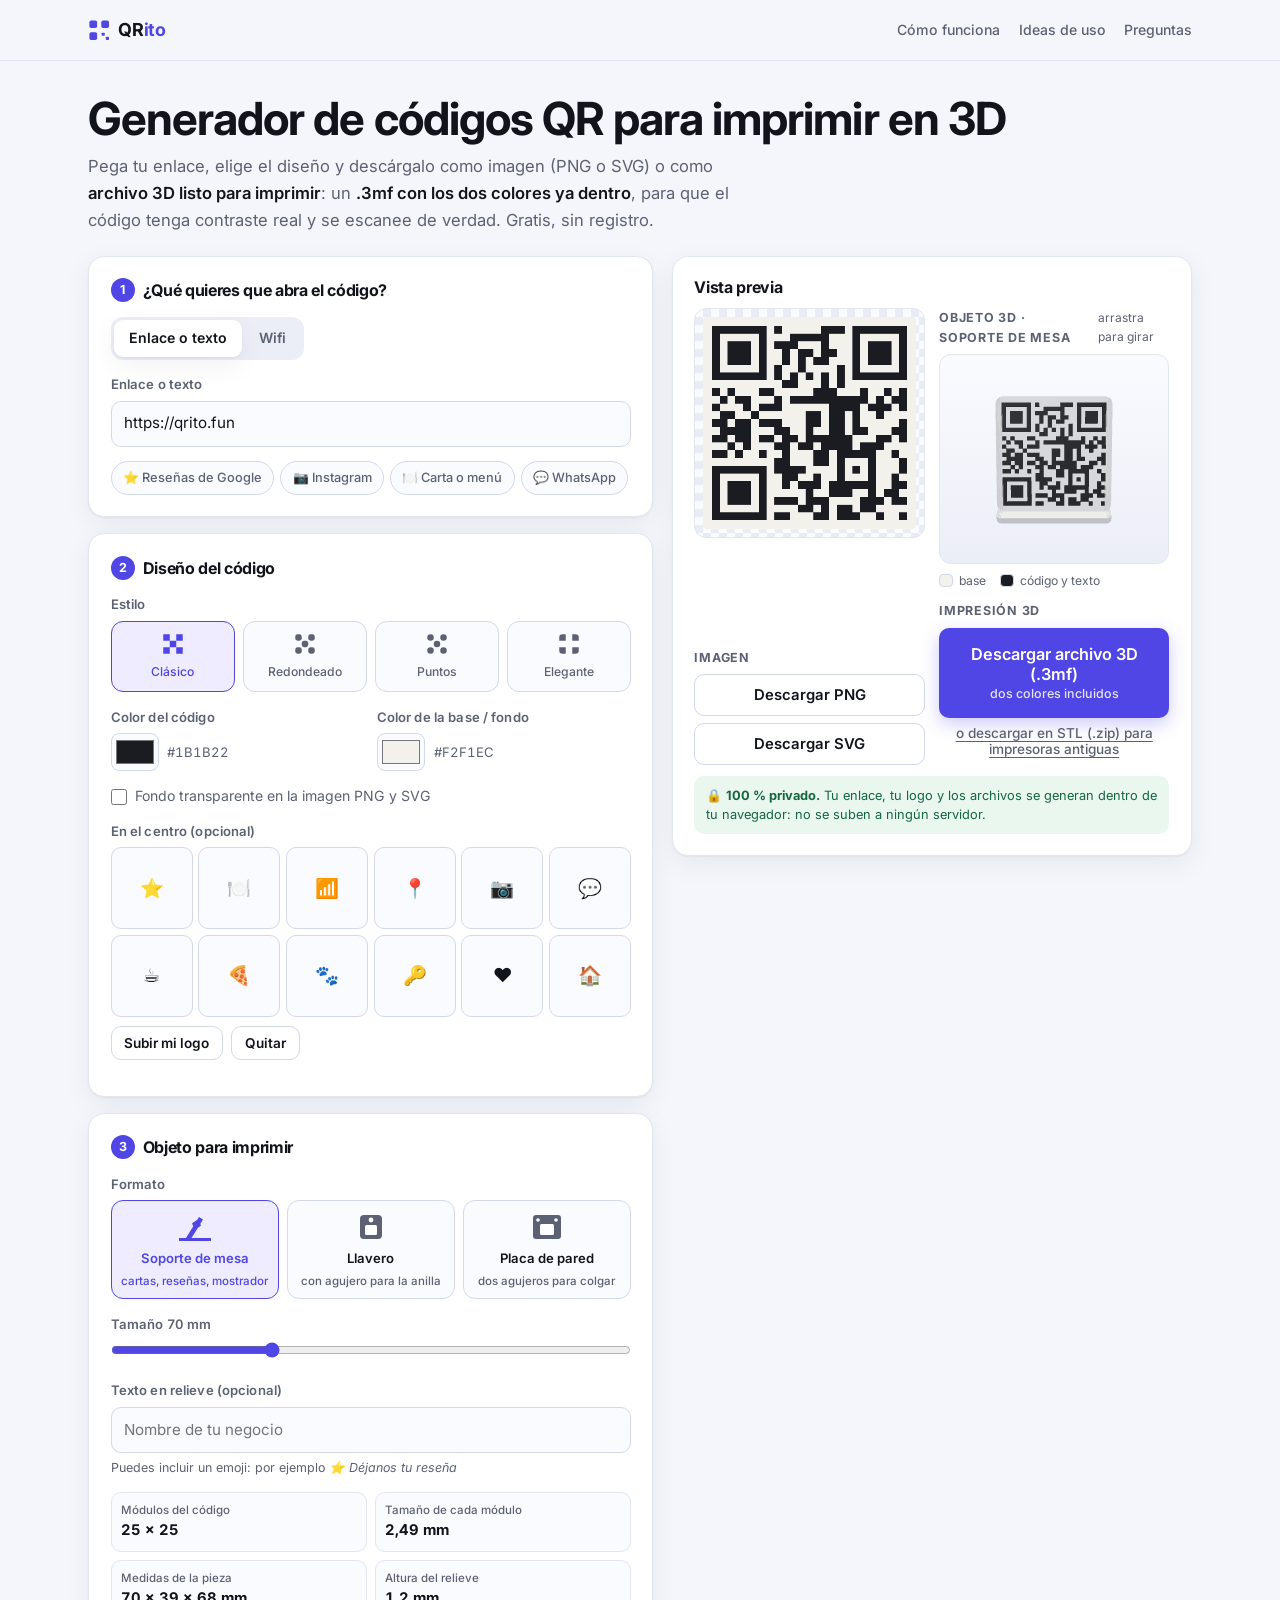
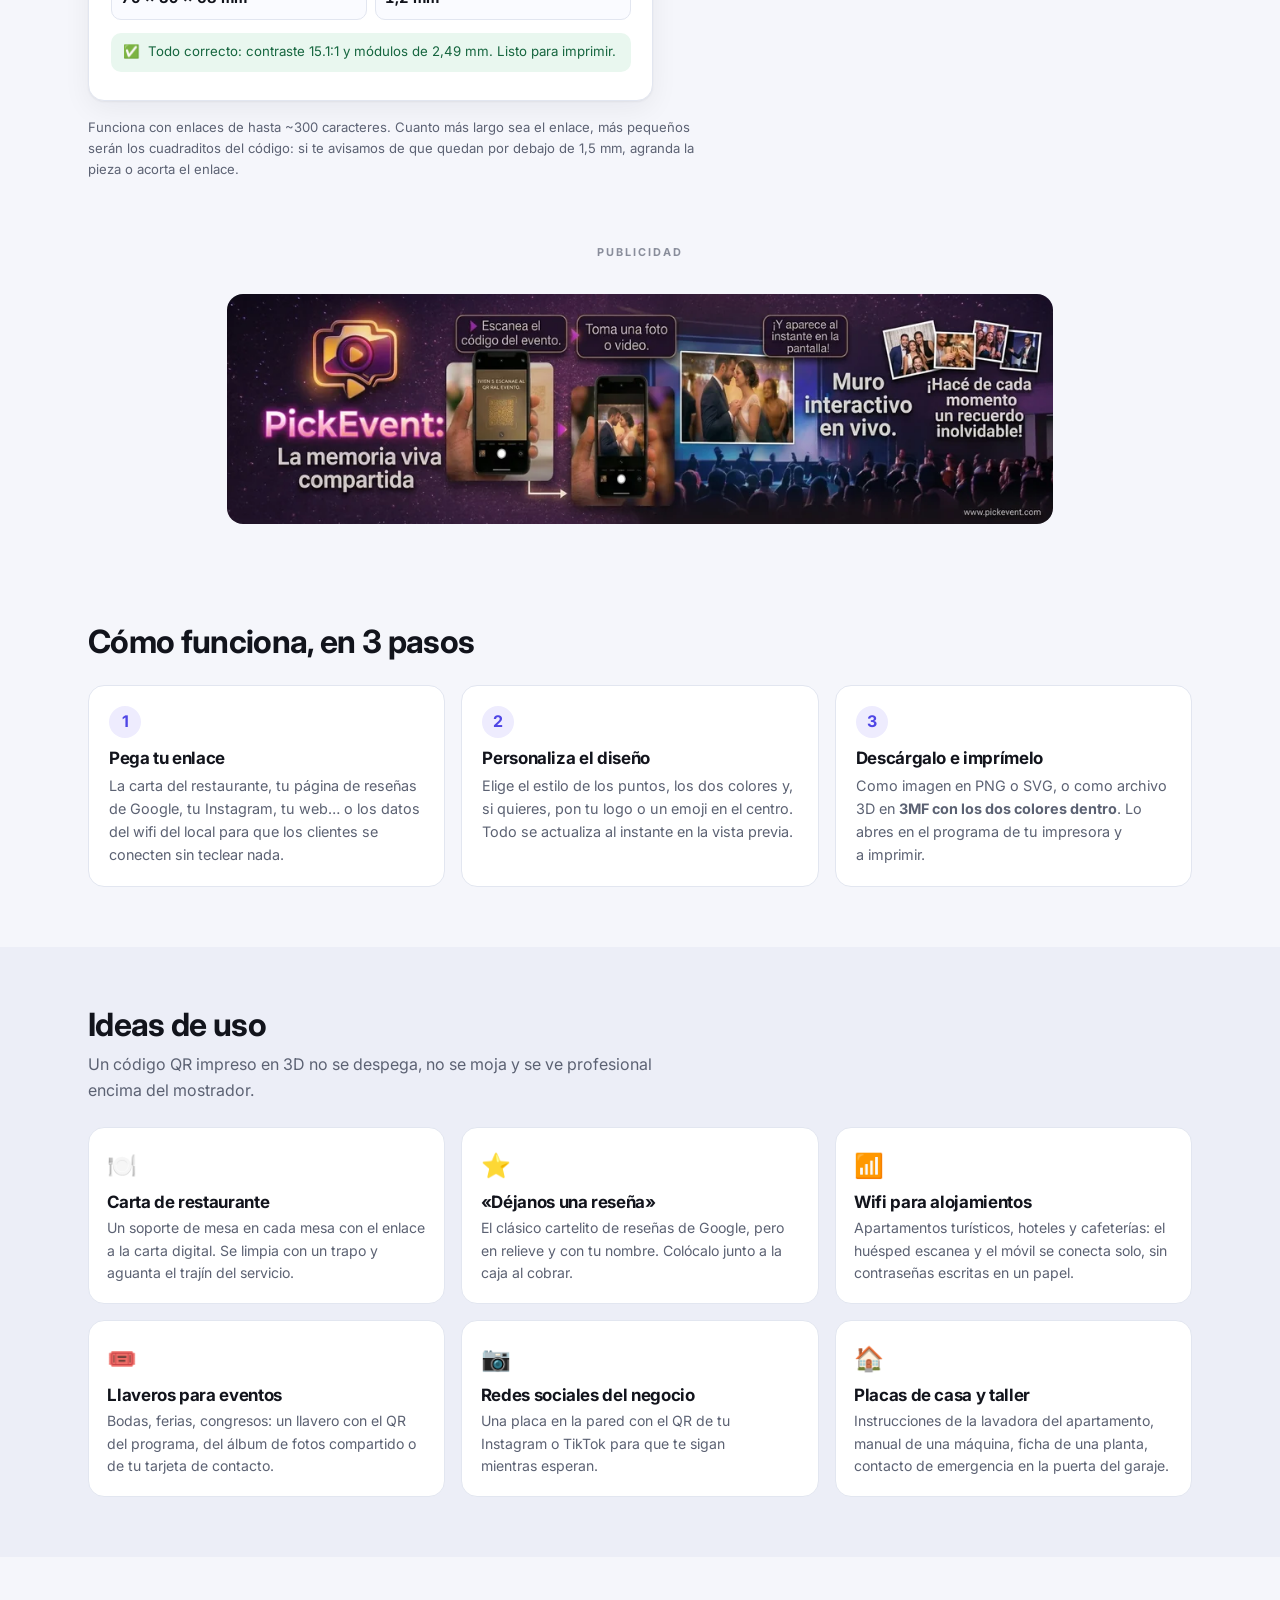
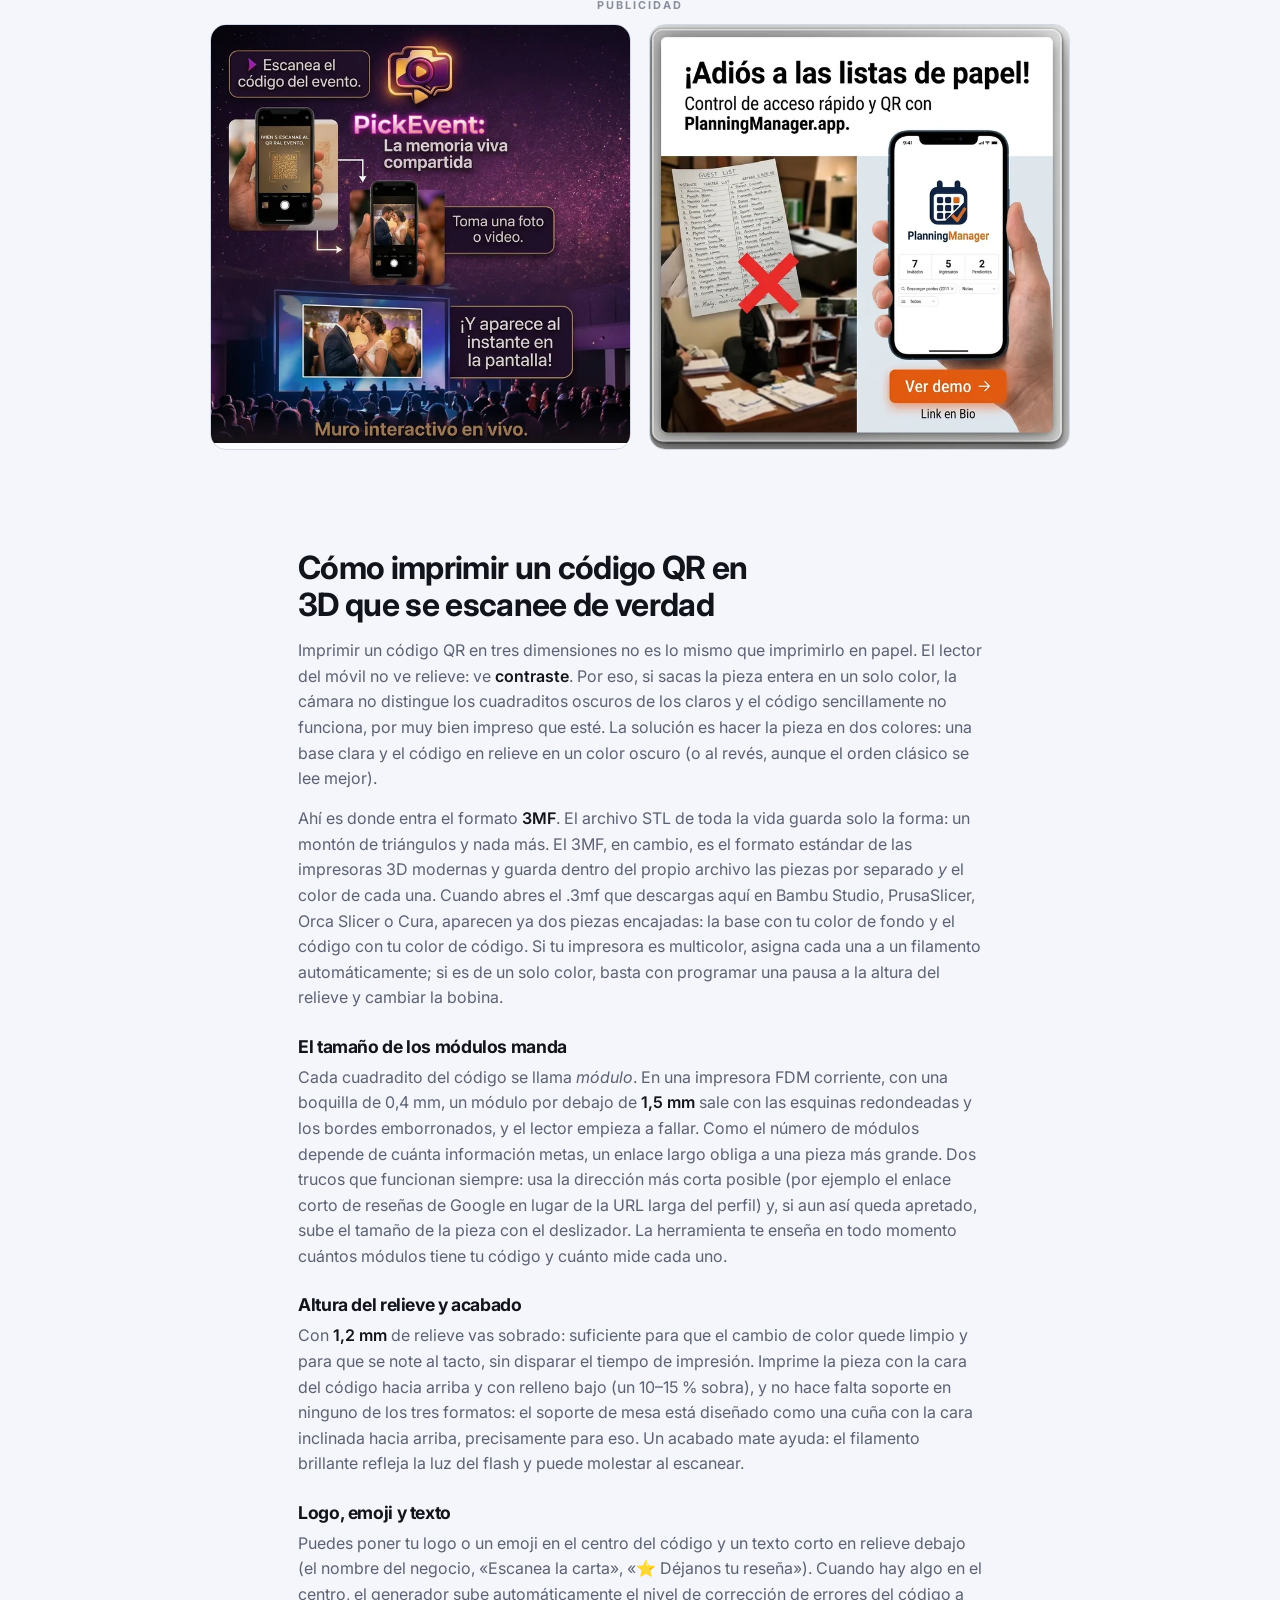
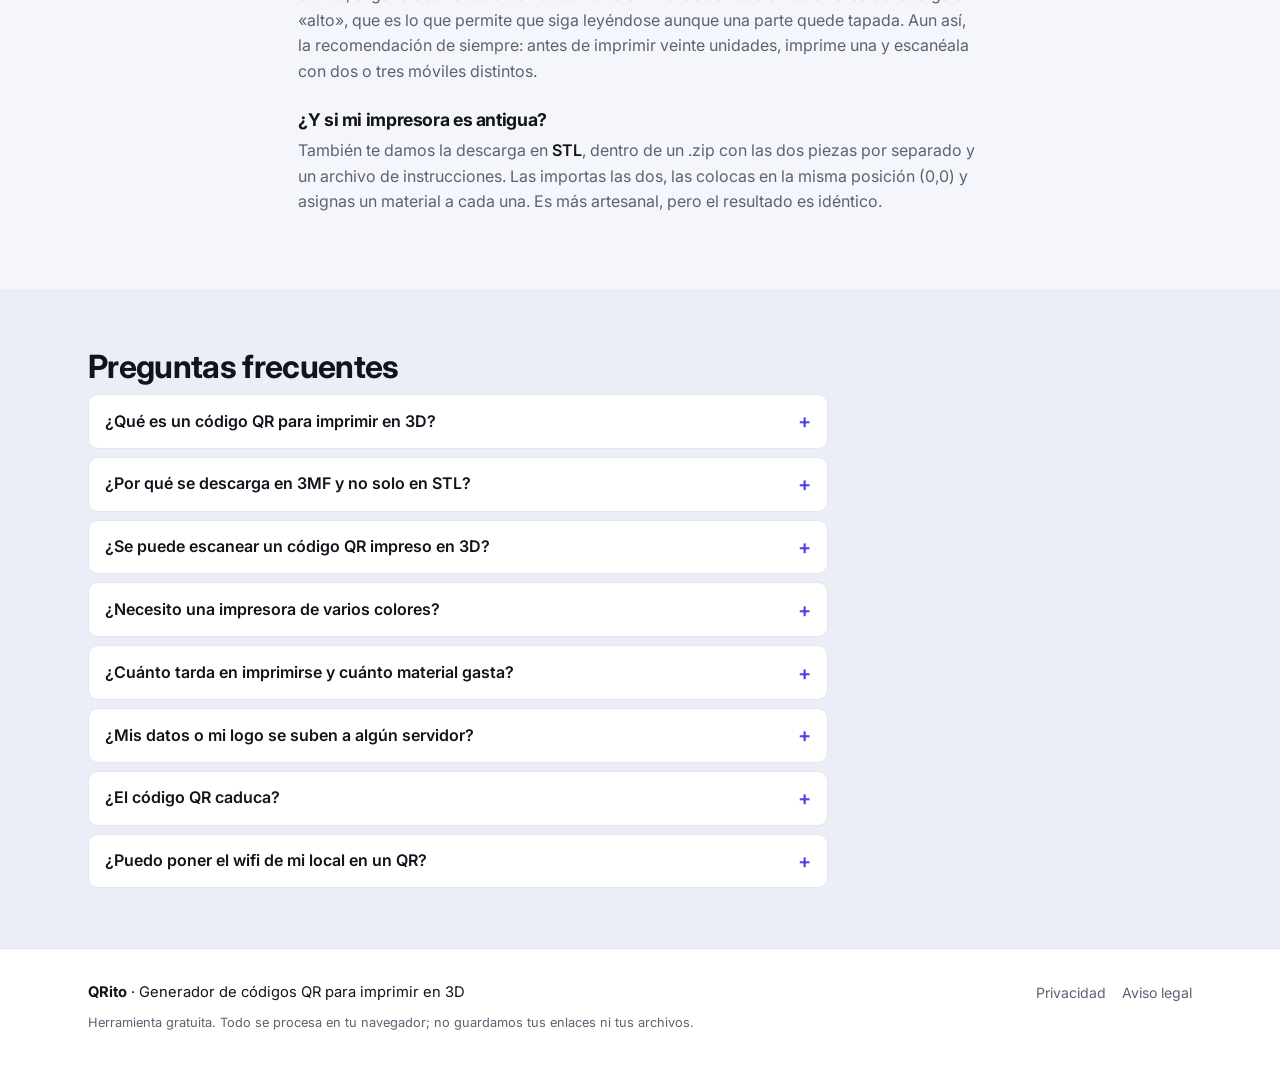
<file: index.html>
<!DOCTYPE html>
<html lang="es">
<head>
<meta charset="utf-8">
<meta name="viewport" content="width=device-width, initial-scale=1">
<title>Generador de códigos QR 3D (3MF y STL) gratis | QRito</title>
<meta name="description" content="Diseña tu código QR y descárgalo en PNG, SVG o en 3D listo para imprimir: 3MF a dos colores y STL. Soporte de mesa, llavero o placa. Gratis y sin registro.">
<link rel="canonical" href="https://qrito.fun/">
<meta name="robots" content="index, follow">
<meta name="theme-color" content="#4f46e5">

<meta property="og:type" content="website">
<meta property="og:title" content="Generador de códigos QR para imprimir en 3D">
<meta property="og:description" content="Crea tu QR, personalízalo y descárgalo en 3MF a dos colores para tu impresora 3D. Soporte de mesa, llavero o placa. Gratis y sin registro.">
<meta property="og:url" content="https://qrito.fun/">
<meta property="og:image" content="assets/img/og-qrito.png">
<meta property="og:locale" content="es_ES">
<meta name="twitter:card" content="summary_large_image">

<link rel="icon" href="assets/favicon.svg" type="image/svg+xml">
<link rel="preconnect" href="https://fonts.googleapis.com">
<link rel="preconnect" href="https://fonts.gstatic.com" crossorigin>
<link rel="stylesheet" href="https://fonts.googleapis.com/css2?family=Inter:wght@400;500;600;700&display=swap">
<link rel="stylesheet" href="styles.css?v=20260820">

<!-- TODO (propietario): pega aquí el script de tu banner de consentimiento de cookies (CMP) antes de activar AdSense. -->

<!-- El mapa de importación resuelve el motor 3D. NO es un script de módulo: la web sigue siendo JS clásico. -->
<script type="importmap">
{
  "imports": {
    "three": "./lib/vendor/three/three.module.min.js",
    "three/addons/": "./lib/vendor/three/addons/"
  }
}
</script>

<script type="application/ld+json">
{
  "@context": "https://schema.org",
  "@type": "WebApplication",
  "name": "QRito — Generador de códigos QR para imprimir en 3D",
  "url": "https://qrito.fun/",
  "applicationCategory": "DesignApplication",
  "operatingSystem": "Cualquier navegador moderno",
  "description": "Generador gratuito de códigos QR personalizados con descarga en PNG, SVG y en archivo 3D (3MF a dos colores y STL) para imprimir soportes de mesa, llaveros y placas.",
  "inLanguage": "es",
  "offers": { "@type": "Offer", "price": "0", "priceCurrency": "EUR" },
  "featureList": [
    "Código QR de enlace, texto o wifi",
    "Estilos de puntos y esquinas personalizables",
    "Logo o emoji en el centro",
    "Descarga en PNG y SVG",
    "Descarga en 3MF con dos colores incrustados",
    "Descarga en STL para impresoras antiguas",
    "Vista previa 3D interactiva"
  ]
}
</script>
<script type="application/ld+json">
{
  "@context": "https://schema.org",
  "@type": "FAQPage",
  "mainEntity": [
    {"@type":"Question","name":"¿Qué es un código QR para imprimir en 3D?","acceptedAnswer":{"@type":"Answer","text":"Es un objeto físico (un soporte, un llavero o una placa) en el que el código QR está en relieve y en un color distinto al de la base. Al tener dos colores reales, el móvil lo lee igual que si estuviera impreso en papel, pero es duradero y no se despega."}},
    {"@type":"Question","name":"¿Por qué se descarga en 3MF y no solo en STL?","acceptedAnswer":{"@type":"Answer","text":"El formato STL solo guarda la forma, no los colores. El 3MF es el formato estándar de las impresoras 3D modernas y guarda dentro del propio archivo las dos piezas y sus colores, así que al abrirlo en tu programa (Bambu Studio, PrusaSlicer, Orca o Cura) ya aparece la base de un color y el código del otro."}},
    {"@type":"Question","name":"¿Se puede escanear un código QR impreso en 3D?","acceptedAnswer":{"@type":"Answer","text":"Sí, siempre que haya contraste real entre la base y el código y que cada cuadradito del código mida al menos 1,5 mm. La herramienta te avisa en pantalla si el contraste es bajo o si los módulos quedan demasiado pequeños."}},
    {"@type":"Question","name":"¿Necesito una impresora de varios colores?","acceptedAnswer":{"@type":"Answer","text":"No. El código está en relieve sobre la base, así que en una impresora de un solo color puedes hacer una pausa a la altura del relieve y cambiar la bobina. El archivo 3MF ya trae las dos piezas separadas para que el cambio sea automático si tu impresora es multicolor."}},
    {"@type":"Question","name":"¿Cuánto tarda en imprimirse?","acceptedAnswer":{"@type":"Answer","text":"Un llavero suele tardar entre 30 y 50 minutos y gastar unos pocos gramos de filamento. Una placa o un soporte de mesa, entre 1 y 3 horas según el tamaño que elijas."}},
    {"@type":"Question","name":"¿Mis datos o mi logo se suben a algún servidor?","acceptedAnswer":{"@type":"Answer","text":"No. Todo el proceso ocurre dentro de tu navegador: el enlace, el logo y los archivos que descargas se generan en tu propio dispositivo y no se envían a ningún sitio."}},
    {"@type":"Question","name":"¿El código QR caduca?","acceptedAnswer":{"@type":"Answer","text":"No. Es un QR estático: el enlace va escrito dentro del propio código, no depende de ningún servicio intermedio. Funcionará mientras la dirección a la que apunta siga existiendo."}},
    {"@type":"Question","name":"¿Puedo poner el wifi de mi local en un QR?","acceptedAnswer":{"@type":"Answer","text":"Sí. En la pestaña Wifi introduces el nombre de la red y la contraseña, y al escanear el código el móvil se conecta solo, sin teclear nada. Es lo más habitual en alojamientos turísticos y cafeterías."}}
  ]
}
</script>
</head>
<body>
<a class="skip-link" href="#herramienta">Ir a la herramienta</a>

<header class="site-header">
  <div class="container header-inner">
    <a class="brand" href="/">
      <svg class="brand-mark" viewBox="0 0 32 32" aria-hidden="true" focusable="false">
        <rect x="2" y="2" width="11" height="11" rx="2.5"></rect>
        <rect x="19" y="2" width="11" height="11" rx="2.5"></rect>
        <rect x="2" y="19" width="11" height="11" rx="2.5"></rect>
        <rect x="19.5" y="19.5" width="4.5" height="4.5" rx="1"></rect>
        <rect x="25.5" y="25.5" width="4.5" height="4.5" rx="1"></rect>
      </svg>
      <span class="brand-name">QR<em>ito</em></span>
    </a>
    <nav class="site-nav" aria-label="Secciones">
      <a href="#como-funciona">Cómo funciona</a>
      <a href="#ideas">Ideas de uso</a>
      <a href="#faq">Preguntas</a>
    </nav>
  </div>
</header>

<main id="contenido">

  <section class="hero">
    <div class="container">
      <h1>Generador de códigos QR para imprimir en 3D</h1>
      <p class="hero-sub">Pega tu enlace, elige el diseño y descárgalo como imagen (PNG o SVG) o como <strong>archivo 3D listo para imprimir</strong>: un <strong>.3mf con los dos colores ya dentro</strong>, para que el código tenga contraste real y se escanee de verdad. Gratis, sin registro.</p>

      <div class="tool" id="herramienta">

        <!-- ============ 1. CONTENIDO ============ -->
        <section class="panel panel-contenido" aria-labelledby="t-contenido">
          <h2 class="panel-title" id="t-contenido"><span class="step-num">1</span> ¿Qué quieres que abra el código?</h2>

          <div class="seg" role="tablist" aria-label="Tipo de contenido">
            <button type="button" class="seg-btn is-active" role="tab" aria-selected="true" data-mode="link">Enlace o texto</button>
            <button type="button" class="seg-btn" role="tab" aria-selected="false" data-mode="wifi">Wifi</button>
          </div>

          <div class="mode-panel" data-panel="link">
            <label class="field">
              <span class="field-label">Enlace o texto</span>
              <input type="text" id="in-url" value="https://qrito.fun" placeholder="https://tunegocio.com" autocomplete="off" spellcheck="false" enterkeyhint="done">
            </label>
            <div class="chips" aria-label="Ejemplos rápidos">
              <button type="button" class="chip" data-fill="https://g.page/r/TU-CODIGO/review">⭐ Reseñas de Google</button>
              <button type="button" class="chip" data-fill="https://instagram.com/tunegocio">📷 Instagram</button>
              <button type="button" class="chip" data-fill="https://tunegocio.com/carta">🍽️ Carta o menú</button>
              <button type="button" class="chip" data-fill="https://wa.me/34600000000">💬 WhatsApp</button>
            </div>
          </div>

          <div class="mode-panel" data-panel="wifi" hidden>
            <div class="grid-2">
              <label class="field">
                <span class="field-label">Nombre de la red (SSID)</span>
                <input type="text" id="in-ssid" placeholder="MiCafeteria_WIFI" autocomplete="off">
              </label>
              <label class="field">
                <span class="field-label">Contraseña</span>
                <input type="text" id="in-pass" placeholder="contraseña" autocomplete="off">
              </label>
            </div>
            <div class="grid-2">
              <label class="field">
                <span class="field-label">Seguridad</span>
                <select id="in-sec">
                  <option value="WPA" selected>WPA / WPA2 / WPA3</option>
                  <option value="WEP">WEP</option>
                  <option value="nopass">Red abierta</option>
                </select>
              </label>
              <label class="check">
                <input type="checkbox" id="in-hidden">
                <span>Es una red oculta</span>
              </label>
            </div>
          </div>
        </section>

        <!-- ============ 2. PREVISUALIZACIÓN ============ -->
        <section class="panel panel-preview" aria-labelledby="t-preview">
          <h2 class="panel-title" id="t-preview">Vista previa</h2>

          <div class="preview-2d">
            <div id="qr-holder" class="qr-holder" aria-label="Código QR generado" role="img"></div>
            <noscript><p class="nojs">Esta herramienta necesita JavaScript activado para generar el código QR.</p></noscript>
          </div>

          <div class="dl-group dl-img">
            <span class="dl-label">Imagen</span>
            <div class="dl-row">
              <button type="button" class="btn btn-ghost" id="dl-png">Descargar PNG</button>
              <button type="button" class="btn btn-ghost" id="dl-svg">Descargar SVG</button>
            </div>
          </div>

          <div class="viewer-wrap">
            <div class="viewer-head">
              <span class="dl-label">Objeto 3D · <span id="fmt-name">soporte de mesa</span></span>
              <span class="viewer-hint">arrastra para girar</span>
            </div>
            <div id="viewer" class="viewer">
              <div class="viewer-msg" id="viewer-msg">Preparando la vista 3D…</div>
            </div>
            <p class="viewer-legend">
              <span class="swatch" id="sw-base"></span> base
              <span class="swatch" id="sw-code"></span> código y texto
            </p>
          </div>

          <div class="dl-group dl-main">
            <span class="dl-label">Impresión 3D</span>
            <button type="button" class="btn btn-primary btn-big" id="dl-3mf">
              <span>Descargar archivo 3D (.3mf)</span>
              <small id="dl-3mf-sub">dos colores incluidos</small>
            </button>
            <button type="button" class="btn btn-link" id="dl-stl">o descargar en STL (.zip) para impresoras antiguas</button>
          </div>

          <p class="privacy-badge">🔒 <strong>100 % privado.</strong> Tu enlace, tu logo y los archivos se generan dentro de tu navegador: no se suben a ningún servidor.</p>
        </section>

        <!-- ============ 3. DISEÑO ============ -->
        <section class="panel panel-diseno" aria-labelledby="t-diseno">
          <h2 class="panel-title" id="t-diseno"><span class="step-num">2</span> Diseño del código</h2>

          <fieldset class="fs">
            <legend class="field-label">Estilo</legend>
            <div class="styles">
              <label class="style-opt"><input type="radio" name="estilo" value="clasico" checked><span class="style-box"><svg viewBox="0 0 24 24" aria-hidden="true"><rect x="3" y="3" width="6" height="6"/><rect x="15" y="3" width="6" height="6"/><rect x="3" y="15" width="6" height="6"/><rect x="15" y="15" width="6" height="6"/><rect x="9" y="9" width="6" height="6"/></svg>Clásico</span></label>
              <label class="style-opt"><input type="radio" name="estilo" value="redondeado"><span class="style-box"><svg viewBox="0 0 24 24" aria-hidden="true"><rect x="3" y="3" width="6" height="6" rx="2.2"/><rect x="15" y="3" width="6" height="6" rx="2.2"/><rect x="3" y="15" width="6" height="6" rx="2.2"/><rect x="15" y="15" width="6" height="6" rx="2.2"/><rect x="9" y="9" width="6" height="6" rx="2.2"/></svg>Redondeado</span></label>
              <label class="style-opt"><input type="radio" name="estilo" value="puntos"><span class="style-box"><svg viewBox="0 0 24 24" aria-hidden="true"><circle cx="6" cy="6" r="3"/><circle cx="18" cy="6" r="3"/><circle cx="6" cy="18" r="3"/><circle cx="18" cy="18" r="3"/><circle cx="12" cy="12" r="3"/></svg>Puntos</span></label>
              <label class="style-opt"><input type="radio" name="estilo" value="elegante"><span class="style-box"><svg viewBox="0 0 24 24" aria-hidden="true"><path d="M3 6a3 3 0 0 1 3-3h3v6H3z"/><path d="M15 3h3a3 3 0 0 1 3 3v3h-6z"/><path d="M3 15h6v6H6a3 3 0 0 1-3-3z"/><path d="M15 15h6v3a3 3 0 0 1-3 3h-3z"/></svg>Elegante</span></label>
            </div>
          </fieldset>

          <div class="grid-2">
            <label class="field">
              <span class="field-label">Color del código</span>
              <span class="color-row"><input type="color" id="in-color-code" value="#1b1b22"><output id="out-color-code">#1B1B22</output></span>
            </label>
            <label class="field">
              <span class="field-label">Color de la base / fondo</span>
              <span class="color-row"><input type="color" id="in-color-base" value="#f2f1ec"><output id="out-color-base">#F2F1EC</output></span>
            </label>
          </div>
          <label class="check">
            <input type="checkbox" id="in-transparent">
            <span>Fondo transparente en la imagen PNG y SVG</span>
          </label>

          <fieldset class="fs">
            <legend class="field-label">En el centro (opcional)</legend>
            <div class="emojis" id="emoji-row">
              <button type="button" class="emoji" data-emoji="⭐">⭐</button>
              <button type="button" class="emoji" data-emoji="🍽️">🍽️</button>
              <button type="button" class="emoji" data-emoji="📶">📶</button>
              <button type="button" class="emoji" data-emoji="📍">📍</button>
              <button type="button" class="emoji" data-emoji="📷">📷</button>
              <button type="button" class="emoji" data-emoji="💬">💬</button>
              <button type="button" class="emoji" data-emoji="☕">☕</button>
              <button type="button" class="emoji" data-emoji="🍕">🍕</button>
              <button type="button" class="emoji" data-emoji="🐾">🐾</button>
              <button type="button" class="emoji" data-emoji="🔑">🔑</button>
              <button type="button" class="emoji" data-emoji="❤️">❤️</button>
              <button type="button" class="emoji" data-emoji="🏠">🏠</button>
            </div>
            <div class="center-actions">
              <label class="btn btn-ghost btn-sm" for="in-logo">Subir mi logo</label>
              <input type="file" id="in-logo" accept="image/png,image/jpeg,image/webp,image/svg+xml" hidden>
              <button type="button" class="btn btn-ghost btn-sm" id="btn-clear-center" hidden>Quitar</button>
              <span class="center-state" id="center-state"></span>
            </div>
          </fieldset>
        </section>

        <!-- ============ 4. OBJETO 3D ============ -->
        <section class="panel panel-3d" aria-labelledby="t-3d">
          <h2 class="panel-title" id="t-3d"><span class="step-num">3</span> Objeto para imprimir</h2>

          <fieldset class="fs">
            <legend class="field-label">Formato</legend>
            <div class="formats">
              <label class="fmt-opt"><input type="radio" name="formato" value="soporte" checked><span class="fmt-box">
                <svg viewBox="0 0 40 32" aria-hidden="true"><path d="M4 27h32v3H4z"/><path d="M11 27 24 6l4 2.6L16.5 27z"/><rect x="18" y="10" width="7" height="7" rx="1.2" transform="rotate(-31 21.5 13.5)"/></svg>
                <b>Soporte de mesa</b><small>cartas, reseñas, mostrador</small></span></label>
              <label class="fmt-opt"><input type="radio" name="formato" value="llavero"><span class="fmt-box">
                <svg viewBox="0 0 40 32" aria-hidden="true"><rect x="9" y="4" width="22" height="24" rx="4"/><circle cx="20" cy="9" r="2.4" fill="#fff"/><rect x="14" y="14" width="12" height="10" rx="1.5" fill="#fff"/></svg>
                <b>Llavero</b><small>con agujero para la anilla</small></span></label>
              <label class="fmt-opt"><input type="radio" name="formato" value="placa"><span class="fmt-box">
                <svg viewBox="0 0 40 32" aria-hidden="true"><rect x="6" y="4" width="28" height="24" rx="3"/><circle cx="11" cy="9" r="1.8" fill="#fff"/><circle cx="29" cy="9" r="1.8" fill="#fff"/><rect x="13" y="13" width="14" height="11" rx="1.5" fill="#fff"/></svg>
                <b>Placa de pared</b><small>dos agujeros para colgar</small></span></label>
            </div>
          </fieldset>

          <label class="field">
            <span class="field-label">Tamaño <output id="out-size">70 mm</output></span>
            <input type="range" id="in-size" min="35" max="150" step="1" value="70">
          </label>

          <label class="field">
            <span class="field-label">Texto en relieve (opcional)</span>
            <input type="text" id="in-text" maxlength="22" placeholder="Nombre de tu negocio" autocomplete="off">
            <span class="hint">Puedes incluir un emoji: por ejemplo <em>⭐ Déjanos tu reseña</em></span>
          </label>

          <dl class="specs">
            <div><dt>Módulos del código</dt><dd id="sp-modules">—</dd></div>
            <div><dt>Tamaño de cada módulo</dt><dd id="sp-mm">—</dd></div>
            <div><dt>Medidas de la pieza</dt><dd id="sp-dims">—</dd></div>
            <div><dt>Altura del relieve</dt><dd>1,2 mm</dd></div>
          </dl>

          <div class="warnings" id="warnings" role="status" aria-live="polite"></div>
        </section>

      </div><!-- /.tool -->

      <p class="limits">Funciona con enlaces de hasta ~300 caracteres. Cuanto más largo sea el enlace, más pequeños serán los cuadraditos del código: si te avisamos de que quedan por debajo de 1,5&nbsp;mm, agranda la pieza o acorta el enlace.</p>
    </div>
  </section>

  <!-- ANUNCIO: banner horizontal bajo la herramienta (solo creatividades anchas) -->
  <div class="container">
    <div class="ad-block" role="complementary" aria-label="Espacio publicitario">
      <span class="ad-block-tag">Publicidad</span>
      <!-- Publicidad propia mientras no hay AdSense activo. Para volver a un
           hueco vacío de terceros, borra el enlace de dentro. -->
      <div class="ad-slot ad-house ad-leaderboard">
        <a class="ad-house-link" href="https://www.pickevent.site" target="_blank" rel="noopener sponsored">
          <img class="ad-house-img" src="assets/img/ads/pickevent-wide.webp" alt="PickEvent — la memoria viva compartida: escanea el QR del evento y tus fotos aparecen al instante en la pantalla" loading="lazy" width="1000" height="279">
        </a>
      </div>
    </div>
  </div>

  <section class="section" id="como-funciona">
    <div class="container">
      <h2>Cómo funciona, en 3 pasos</h2>
      <ol class="steps">
        <li>
          <span class="step-badge">1</span>
          <h3>Pega tu enlace</h3>
          <p>La carta del restaurante, tu página de reseñas de Google, tu Instagram, tu web… o los datos del wifi del local para que los clientes se conecten sin teclear nada.</p>
        </li>
        <li>
          <span class="step-badge">2</span>
          <h3>Personaliza el diseño</h3>
          <p>Elige el estilo de los puntos, los dos colores y, si quieres, pon tu logo o un emoji en el centro. Todo se actualiza al instante en la vista previa.</p>
        </li>
        <li>
          <span class="step-badge">3</span>
          <h3>Descárgalo e imprímelo</h3>
          <p>Como imagen en PNG o SVG, o como archivo 3D en <strong>3MF con los dos colores dentro</strong>. Lo abres en el programa de tu impresora y a imprimir.</p>
        </li>
      </ol>
    </div>
  </section>

  <section class="section section-alt" id="ideas">
    <div class="container">
      <h2>Ideas de uso</h2>
      <p class="section-sub">Un código QR impreso en 3D no se despega, no se moja y se ve profesional encima del mostrador.</p>
      <div class="ideas">
        <article class="idea"><span class="idea-ico">🍽️</span><h3>Carta de restaurante</h3><p>Un soporte de mesa en cada mesa con el enlace a la carta digital. Se limpia con un trapo y aguanta el trajín del servicio.</p></article>
        <article class="idea"><span class="idea-ico">⭐</span><h3>«Déjanos una reseña»</h3><p>El clásico cartelito de reseñas de Google, pero en relieve y con tu nombre. Colócalo junto a la caja al cobrar.</p></article>
        <article class="idea"><span class="idea-ico">📶</span><h3>Wifi para alojamientos</h3><p>Apartamentos turísticos, hoteles y cafeterías: el huésped escanea y el móvil se conecta solo, sin contraseñas escritas en un papel.</p></article>
        <article class="idea"><span class="idea-ico">🎟️</span><h3>Llaveros para eventos</h3><p>Bodas, ferias, congresos: un llavero con el QR del programa, del álbum de fotos compartido o de tu tarjeta de contacto.</p></article>
        <article class="idea"><span class="idea-ico">📷</span><h3>Redes sociales del negocio</h3><p>Una placa en la pared con el QR de tu Instagram o TikTok para que te sigan mientras esperan.</p></article>
        <article class="idea"><span class="idea-ico">🏠</span><h3>Placas de casa y taller</h3><p>Instrucciones de la lavadora del apartamento, manual de una máquina, ficha de una planta, contacto de emergencia en la puerta del garaje.</p></article>
      </div>
    </div>
  </section>

  <!-- ANUNCIO: bloque de cuadrados intercalado en el contenido (las dos apps a la vez, en grande) -->
  <div class="container">
    <div class="ad-block" role="complementary" aria-label="Espacio publicitario">
      <span class="ad-block-tag">Publicidad</span>
      <div class="ad-squares-grid">
        <div class="ad-house ad-square-card">
          <a class="ad-house-link" href="https://www.pickevent.site" target="_blank" rel="noopener sponsored">
            <img class="ad-house-img" src="assets/img/ads/pickevent-square.webp" alt="PickEvent — la memoria viva compartida: escanea el QR del evento y tus fotos aparecen al instante en la pantalla" loading="lazy" width="700" height="700">
          </a>
        </div>
        <div class="ad-house ad-square-card">
          <a class="ad-house-link" href="https://www.planningmanager.app" target="_blank" rel="noopener sponsored">
            <img class="ad-house-img" src="assets/img/ads/planning-square.webp" alt="PlanningManager — check-in con QR, gestión de invitados y mesas para tus eventos" loading="lazy" width="700" height="710">
          </a>
        </div>
      </div>
    </div>
  </div>

  <section class="section" id="guia">
    <div class="container prose">
      <h2>Cómo imprimir un código QR en 3D que se escanee de verdad</h2>
      <p>Imprimir un código QR en tres dimensiones no es lo mismo que imprimirlo en papel. El lector del móvil no ve relieve: ve <strong>contraste</strong>. Por eso, si sacas la pieza entera en un solo color, la cámara no distingue los cuadraditos oscuros de los claros y el código sencillamente no funciona, por muy bien impreso que esté. La solución es hacer la pieza en dos colores: una base clara y el código en relieve en un color oscuro (o al revés, aunque el orden clásico se lee mejor).</p>
      <p>Ahí es donde entra el formato <strong>3MF</strong>. El archivo STL de toda la vida guarda solo la forma: un montón de triángulos y nada más. El 3MF, en cambio, es el formato estándar de las impresoras 3D modernas y guarda dentro del propio archivo las piezas por separado <em>y</em> el color de cada una. Cuando abres el .3mf que descargas aquí en Bambu Studio, PrusaSlicer, Orca Slicer o Cura, aparecen ya dos piezas encajadas: la base con tu color de fondo y el código con tu color de código. Si tu impresora es multicolor, asigna cada una a un filamento automáticamente; si es de un solo color, basta con programar una pausa a la altura del relieve y cambiar la bobina.</p>
      <h3>El tamaño de los módulos manda</h3>
      <p>Cada cuadradito del código se llama <em>módulo</em>. En una impresora FDM corriente, con una boquilla de 0,4&nbsp;mm, un módulo por debajo de <strong>1,5&nbsp;mm</strong> sale con las esquinas redondeadas y los bordes emborronados, y el lector empieza a fallar. Como el número de módulos depende de cuánta información metas, un enlace largo obliga a una pieza más grande. Dos trucos que funcionan siempre: usa la dirección más corta posible (por ejemplo el enlace corto de reseñas de Google en lugar de la URL larga del perfil) y, si aun así queda apretado, sube el tamaño de la pieza con el deslizador. La herramienta te enseña en todo momento cuántos módulos tiene tu código y cuánto mide cada uno.</p>
      <h3>Altura del relieve y acabado</h3>
      <p>Con <strong>1,2&nbsp;mm</strong> de relieve vas sobrado: suficiente para que el cambio de color quede limpio y para que se note al tacto, sin disparar el tiempo de impresión. Imprime la pieza con la cara del código hacia arriba y con relleno bajo (un 10–15&nbsp;% sobra), y no hace falta soporte en ninguno de los tres formatos: el soporte de mesa está diseñado como una cuña con la cara inclinada hacia arriba, precisamente para eso. Un acabado mate ayuda: el filamento brillante refleja la luz del flash y puede molestar al escanear.</p>
      <h3>Logo, emoji y texto</h3>
      <p>Puedes poner tu logo o un emoji en el centro del código y un texto corto en relieve debajo (el nombre del negocio, «Escanea la carta», «⭐ Déjanos tu reseña»). Cuando hay algo en el centro, el generador sube automáticamente el nivel de corrección de errores del código a «alto», que es lo que permite que siga leyéndose aunque una parte quede tapada. Aun así, la recomendación de siempre: antes de imprimir veinte unidades, imprime una y escanéala con dos o tres móviles distintos.</p>
      <h3>¿Y si mi impresora es antigua?</h3>
      <p>También te damos la descarga en <strong>STL</strong>, dentro de un .zip con las dos piezas por separado y un archivo de instrucciones. Las importas las dos, las colocas en la misma posición (0,0) y asignas un material a cada una. Es más artesanal, pero el resultado es idéntico.</p>
    </div>
  </section>

  <section class="section section-alt" id="faq">
    <div class="container">
      <h2>Preguntas frecuentes</h2>
      <div class="faq">
        <details><summary>¿Qué es un código QR para imprimir en 3D?</summary><p>Es un objeto físico (un soporte, un llavero o una placa) en el que el código QR está en relieve y en un color distinto al de la base. Al tener dos colores reales, el móvil lo lee igual que si estuviera impreso en papel, pero es duradero y no se despega.</p></details>
        <details><summary>¿Por qué se descarga en 3MF y no solo en STL?</summary><p>El formato STL solo guarda la forma, no los colores. El 3MF es el formato estándar de las impresoras 3D modernas y guarda dentro del propio archivo las dos piezas y sus colores, así que al abrirlo en tu programa (Bambu Studio, PrusaSlicer, Orca o Cura) ya aparece la base de un color y el código del otro.</p></details>
        <details><summary>¿Se puede escanear un código QR impreso en 3D?</summary><p>Sí, siempre que haya contraste real entre la base y el código y que cada cuadradito del código mida al menos 1,5&nbsp;mm. La herramienta te avisa en pantalla si el contraste es bajo o si los módulos quedan demasiado pequeños.</p></details>
        <details><summary>¿Necesito una impresora de varios colores?</summary><p>No. El código está en relieve sobre la base, así que en una impresora de un solo color puedes programar una pausa a la altura del relieve y cambiar la bobina. El archivo 3MF ya trae las dos piezas separadas para que el cambio sea automático si tu impresora es multicolor.</p></details>
        <details><summary>¿Cuánto tarda en imprimirse y cuánto material gasta?</summary><p>Un llavero suele tardar entre 30 y 50 minutos y gastar unos pocos gramos de filamento. Una placa o un soporte de mesa, entre 1 y 3 horas según el tamaño que elijas.</p></details>
        <details><summary>¿Mis datos o mi logo se suben a algún servidor?</summary><p>No. Todo el proceso ocurre dentro de tu navegador: el enlace, el logo y los archivos que descargas se generan en tu propio dispositivo y no se envían a ningún sitio.</p></details>
        <details><summary>¿El código QR caduca?</summary><p>No. Es un QR estático: el enlace va escrito dentro del propio código, no depende de ningún servicio intermedio. Funcionará mientras la dirección a la que apunta siga existiendo.</p></details>
        <details><summary>¿Puedo poner el wifi de mi local en un QR?</summary><p>Sí. En la pestaña <em>Wifi</em> introduces el nombre de la red y la contraseña, y al escanear el código el móvil se conecta solo, sin teclear nada. Es lo más habitual en alojamientos turísticos y cafeterías.</p></details>
      </div>
    </div>
  </section>

</main>

<footer class="site-footer">
  <div class="container footer-inner">
    <p class="footer-brand"><strong>QRito</strong> · Generador de códigos QR para imprimir en 3D</p>
    <nav class="footer-nav" aria-label="Legal">
      <a href="privacidad.html">Privacidad</a>
      <a href="aviso-legal.html">Aviso legal</a>
    </nav>
    <p class="footer-note">Herramienta gratuita. Todo se procesa en tu navegador; no guardamos tus enlaces ni tus archivos.</p>
  </div>
</footer>

<!-- ANUNCIO: aviso pequeño en una esquina -->
<aside class="ad-corner ad-house" id="ad-corner" data-house-slot="tall" hidden aria-label="Espacio publicitario">
  <button type="button" class="ad-corner-close" id="ad-corner-close" aria-label="Cerrar">×</button>
  <span class="ad-tag">Publicidad</span>
  <a class="ad-house-link" id="ad-corner-link" href="https://www.pickevent.site" target="_blank" rel="noopener sponsored">
    <img class="ad-house-img" id="ad-corner-img" src="assets/img/ads/pickevent-tall.webp" alt="PickEvent — la memoria viva compartida" loading="lazy" width="480" height="860">
  </a>
</aside>

<!-- ANUNCIO: ventana emergente tras la descarga -->
<dialog class="ad-modal" id="ad-modal" aria-labelledby="ad-modal-title">
  <div class="ad-modal-head">
    <p id="ad-modal-title">✅ Descarga iniciada</p>
    <button type="button" class="ad-modal-x" id="ad-modal-x" aria-label="Cerrar">×</button>
  </div>
  <div class="ad-slot ad-house ad-modal-slot" data-house-slot="square">
    <span class="ad-tag">Publicidad</span>
    <a class="ad-house-link" id="ad-modal-link" href="https://www.planningmanager.app" target="_blank" rel="noopener sponsored">
      <img class="ad-house-img" id="ad-modal-img" src="assets/img/ads/planning-square.webp" alt="PlanningManager — check-in con QR, gestión de invitados y mesas para tus eventos" loading="lazy" width="700" height="710">
    </a>
  </div>
  <button type="button" class="btn btn-ghost" id="ad-modal-close">Cerrar y seguir</button>
</dialog>

<!-- motores locales (nada se carga desde fuera) -->
<script defer src="lib/vendor/qr-code-styling.js?v=20260820"></script>
<script defer src="lib/vendor/jszip.min.js?v=20260820"></script>
<script defer src="lib/manifest.js?v=20260820"></script>
<script defer src="qr3d.js?v=20260820"></script>
<script defer src="main.js?v=20260820"></script>
</body>
</html>
</file>
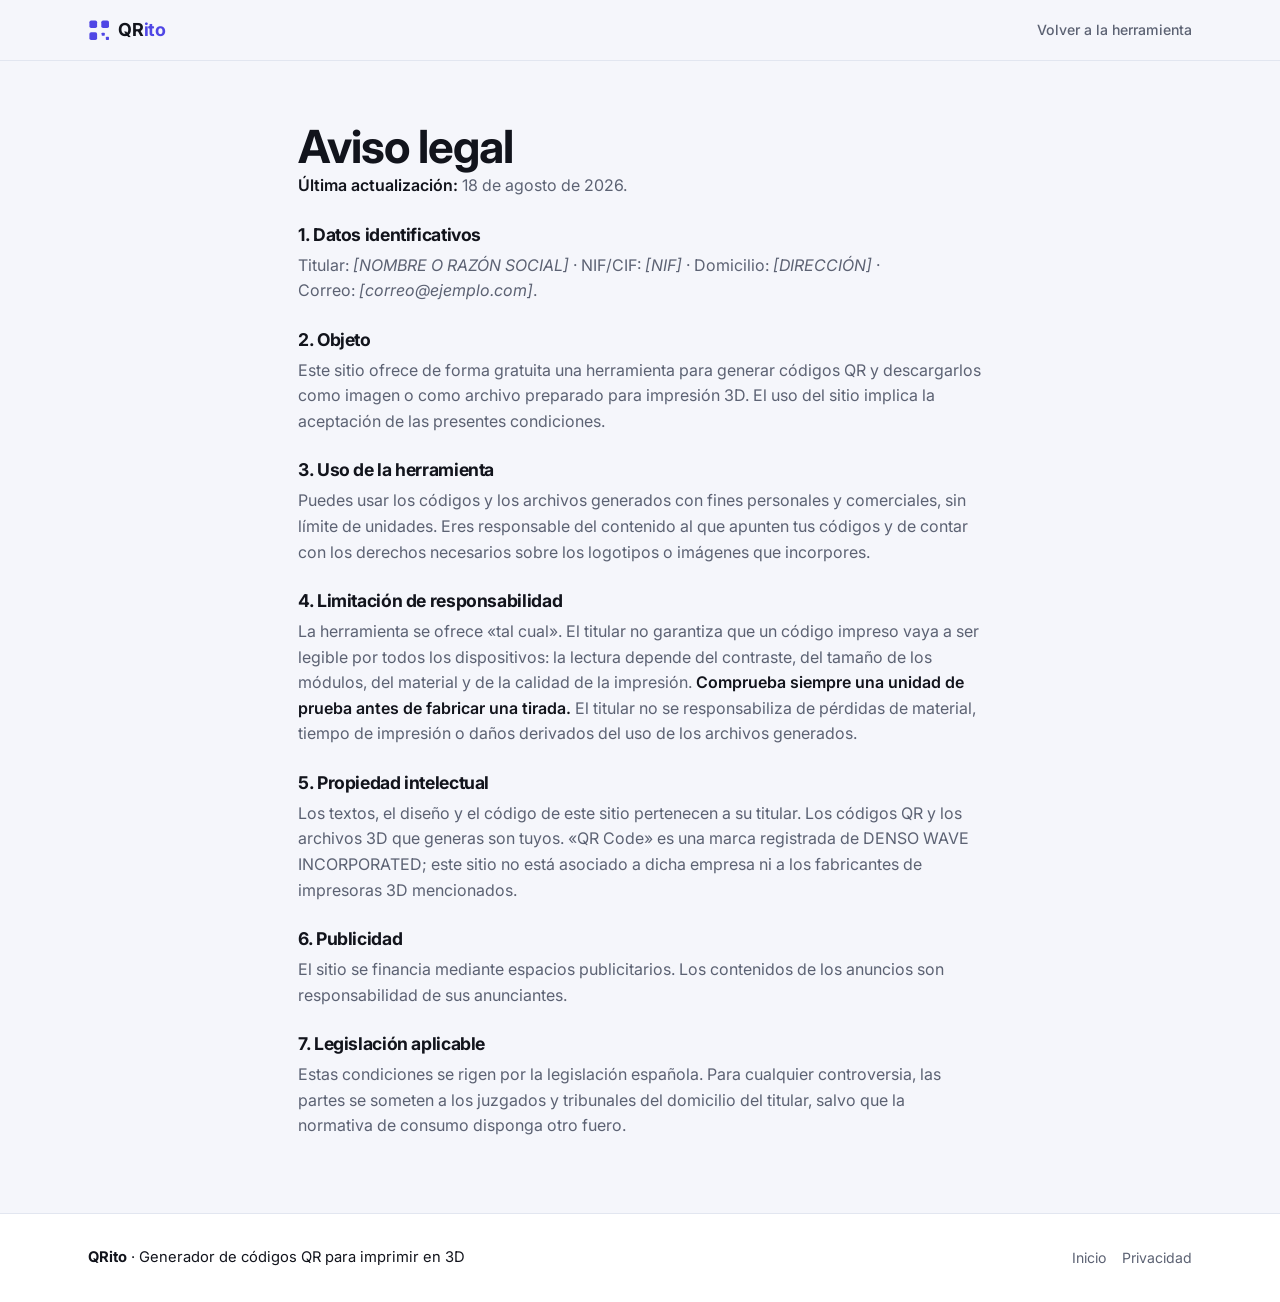
<file: aviso-legal.html>
<!DOCTYPE html>
<html lang="es">
<head>
<meta charset="utf-8">
<meta name="viewport" content="width=device-width, initial-scale=1">
<title>Aviso legal | QRito</title>
<meta name="description" content="Aviso legal y condiciones de uso de QRito, generador gratuito de códigos QR para imprimir en 3D.">
<meta name="robots" content="index, follow">
<link rel="canonical" href="https://qrito.fun/aviso-legal.html">
<link rel="icon" href="assets/favicon.svg" type="image/svg+xml">
<link rel="preconnect" href="https://fonts.googleapis.com">
<link rel="preconnect" href="https://fonts.gstatic.com" crossorigin>
<link rel="stylesheet" href="https://fonts.googleapis.com/css2?family=Inter:wght@400;500;600;700&display=swap">
<link rel="stylesheet" href="styles.css?v=20260820">
</head>
<body>
<header class="site-header">
  <div class="container header-inner">
    <a class="brand" href="index.html">
      <svg class="brand-mark" viewBox="0 0 32 32" aria-hidden="true"><rect x="2" y="2" width="11" height="11" rx="2.5"></rect><rect x="19" y="2" width="11" height="11" rx="2.5"></rect><rect x="2" y="19" width="11" height="11" rx="2.5"></rect><rect x="19.5" y="19.5" width="4.5" height="4.5" rx="1"></rect><rect x="25.5" y="25.5" width="4.5" height="4.5" rx="1"></rect></svg>
      <span class="brand-name">QR<em>ito</em></span>
    </a>
    <nav class="site-nav"><a href="index.html">Volver a la herramienta</a></nav>
  </div>
</header>

<main class="section">
  <div class="container prose">
    <h1>Aviso legal</h1>
    <p><strong>Última actualización:</strong> 18 de agosto de 2026.</p>

    <h3>1. Datos identificativos</h3>
    <p><!-- TODO (propietario): completa con tus datos reales antes de publicar. -->
    Titular: <em>[NOMBRE O RAZÓN SOCIAL]</em> · NIF/CIF: <em>[NIF]</em> · Domicilio: <em>[DIRECCIÓN]</em> · Correo: <em>[correo@ejemplo.com]</em>.</p>

    <h3>2. Objeto</h3>
    <p>Este sitio ofrece de forma gratuita una herramienta para generar códigos QR y descargarlos como imagen o como archivo preparado para impresión 3D. El uso del sitio implica la aceptación de las presentes condiciones.</p>

    <h3>3. Uso de la herramienta</h3>
    <p>Puedes usar los códigos y los archivos generados con fines personales y comerciales, sin límite de unidades. Eres responsable del contenido al que apunten tus códigos y de contar con los derechos necesarios sobre los logotipos o imágenes que incorpores.</p>

    <h3>4. Limitación de responsabilidad</h3>
    <p>La herramienta se ofrece «tal cual». El titular no garantiza que un código impreso vaya a ser legible por todos los dispositivos: la lectura depende del contraste, del tamaño de los módulos, del material y de la calidad de la impresión. <strong>Comprueba siempre una unidad de prueba antes de fabricar una tirada.</strong> El titular no se responsabiliza de pérdidas de material, tiempo de impresión o daños derivados del uso de los archivos generados.</p>

    <h3>5. Propiedad intelectual</h3>
    <p>Los textos, el diseño y el código de este sitio pertenecen a su titular. Los códigos QR y los archivos 3D que generas son tuyos. «QR Code» es una marca registrada de DENSO WAVE INCORPORATED; este sitio no está asociado a dicha empresa ni a los fabricantes de impresoras 3D mencionados.</p>

    <h3>6. Publicidad</h3>
    <p>El sitio se financia mediante espacios publicitarios. Los contenidos de los anuncios son responsabilidad de sus anunciantes.</p>

    <h3>7. Legislación aplicable</h3>
    <p>Estas condiciones se rigen por la legislación española. Para cualquier controversia, las partes se someten a los juzgados y tribunales del domicilio del titular, salvo que la normativa de consumo disponga otro fuero.</p>
  </div>
</main>

<footer class="site-footer">
  <div class="container footer-inner">
    <p class="footer-brand"><strong>QRito</strong> · Generador de códigos QR para imprimir en 3D</p>
    <nav class="footer-nav" aria-label="Legal">
      <a href="index.html">Inicio</a>
      <a href="privacidad.html">Privacidad</a>
    </nav>
  </div>
</footer>
</body>
</html>
</file>
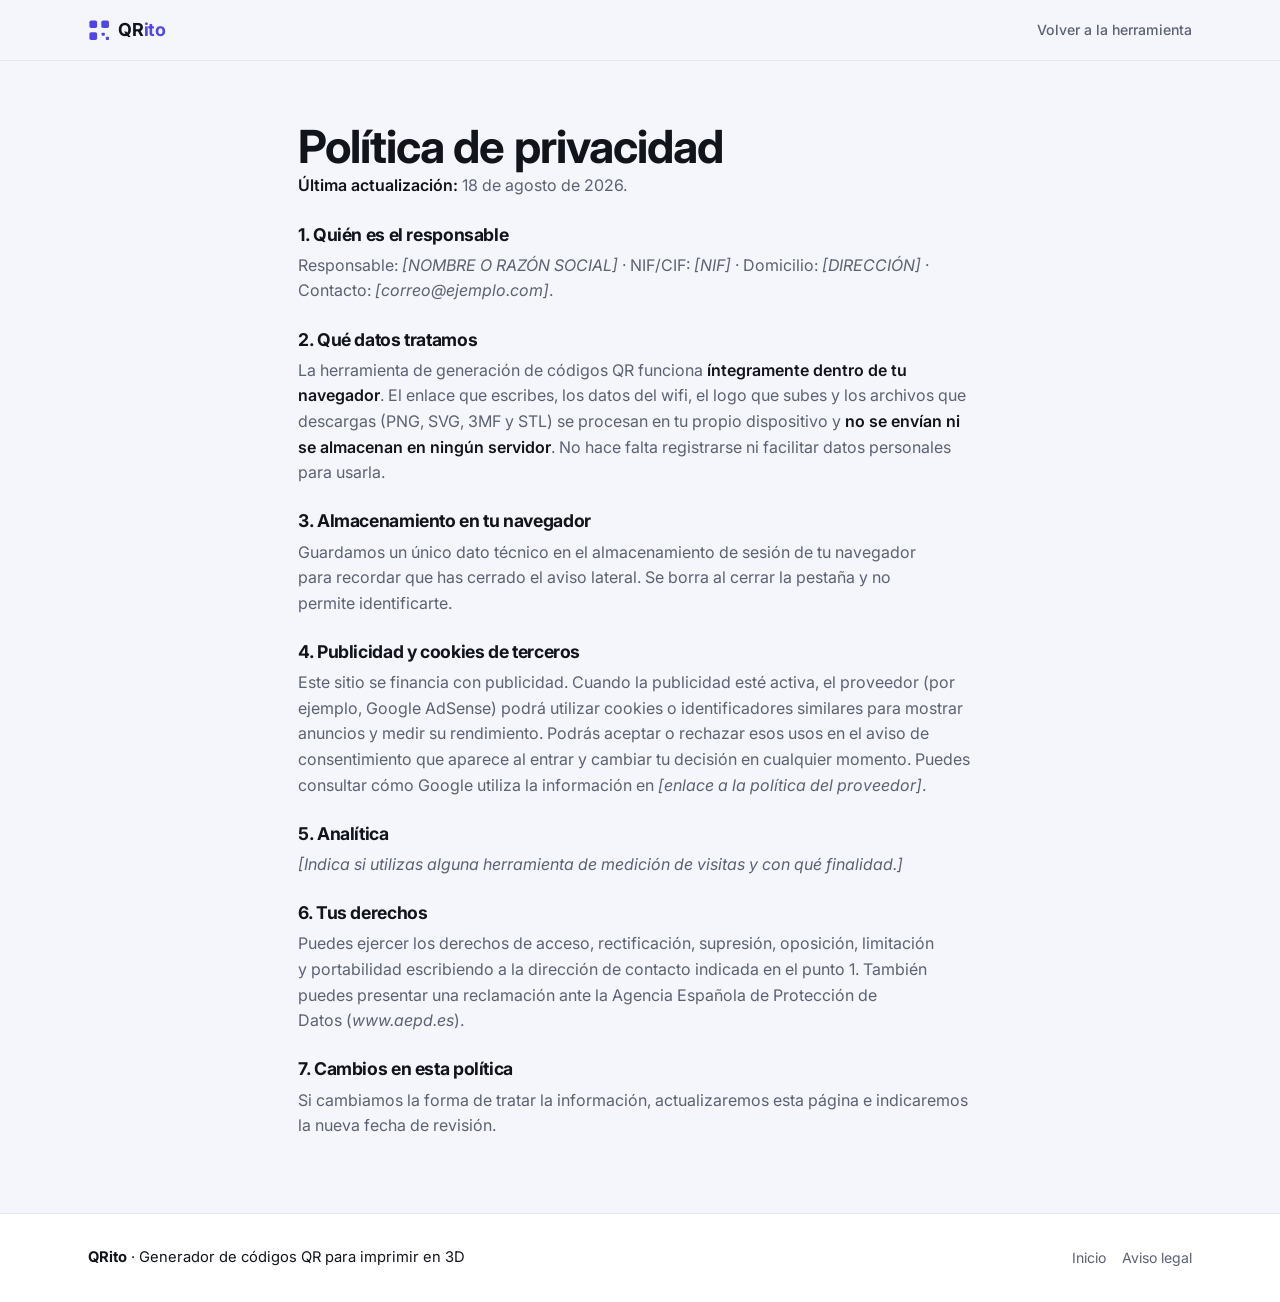
<file: privacidad.html>
<!DOCTYPE html>
<html lang="es">
<head>
<meta charset="utf-8">
<meta name="viewport" content="width=device-width, initial-scale=1">
<title>Política de privacidad | QRito</title>
<meta name="description" content="Política de privacidad de QRito: qué datos se tratan y cuáles no. La herramienta funciona íntegramente en tu navegador.">
<meta name="robots" content="index, follow">
<link rel="canonical" href="https://qrito.fun/privacidad.html">
<link rel="icon" href="assets/favicon.svg" type="image/svg+xml">
<link rel="preconnect" href="https://fonts.googleapis.com">
<link rel="preconnect" href="https://fonts.gstatic.com" crossorigin>
<link rel="stylesheet" href="https://fonts.googleapis.com/css2?family=Inter:wght@400;500;600;700&display=swap">
<link rel="stylesheet" href="styles.css?v=20260820">
</head>
<body>
<header class="site-header">
  <div class="container header-inner">
    <a class="brand" href="index.html">
      <svg class="brand-mark" viewBox="0 0 32 32" aria-hidden="true"><rect x="2" y="2" width="11" height="11" rx="2.5"></rect><rect x="19" y="2" width="11" height="11" rx="2.5"></rect><rect x="2" y="19" width="11" height="11" rx="2.5"></rect><rect x="19.5" y="19.5" width="4.5" height="4.5" rx="1"></rect><rect x="25.5" y="25.5" width="4.5" height="4.5" rx="1"></rect></svg>
      <span class="brand-name">QR<em>ito</em></span>
    </a>
    <nav class="site-nav"><a href="index.html">Volver a la herramienta</a></nav>
  </div>
</header>

<main class="section">
  <div class="container prose">
    <h1>Política de privacidad</h1>
    <p><strong>Última actualización:</strong> 18 de agosto de 2026.</p>

    <h3>1. Quién es el responsable</h3>
    <p><!-- TODO (propietario): sustituye por tu nombre o razón social, NIF/CIF, domicilio y correo de contacto. -->
    Responsable: <em>[NOMBRE O RAZÓN SOCIAL]</em> · NIF/CIF: <em>[NIF]</em> · Domicilio: <em>[DIRECCIÓN]</em> · Contacto: <em>[correo@ejemplo.com]</em>.</p>

    <h3>2. Qué datos tratamos</h3>
    <p>La herramienta de generación de códigos QR funciona <strong>íntegramente dentro de tu navegador</strong>. El enlace que escribes, los datos del wifi, el logo que subes y los archivos que descargas (PNG, SVG, 3MF y STL) se procesan en tu propio dispositivo y <strong>no se envían ni se almacenan en ningún servidor</strong>. No hace falta registrarse ni facilitar datos personales para usarla.</p>

    <h3>3. Almacenamiento en tu navegador</h3>
    <p>Guardamos un único dato técnico en el almacenamiento de sesión de tu navegador para recordar que has cerrado el aviso lateral. Se borra al cerrar la pestaña y no permite identificarte.</p>

    <h3>4. Publicidad y cookies de terceros</h3>
    <p><!-- TODO (propietario): revisa y completa esta sección cuando actives tu red publicitaria. -->
    Este sitio se financia con publicidad. Cuando la publicidad esté activa, el proveedor (por ejemplo, Google AdSense) podrá utilizar cookies o identificadores similares para mostrar anuncios y medir su rendimiento. Podrás aceptar o rechazar esos usos en el aviso de consentimiento que aparece al entrar y cambiar tu decisión en cualquier momento. Puedes consultar cómo Google utiliza la información en <em>[enlace a la política del proveedor]</em>.</p>

    <h3>5. Analítica</h3>
    <p><!-- TODO (propietario): indica aquí tu herramienta de analítica si usas alguna, o elimina esta sección. --> <em>[Indica si utilizas alguna herramienta de medición de visitas y con qué finalidad.]</em></p>

    <h3>6. Tus derechos</h3>
    <p>Puedes ejercer los derechos de acceso, rectificación, supresión, oposición, limitación y portabilidad escribiendo a la dirección de contacto indicada en el punto 1. También puedes presentar una reclamación ante la Agencia Española de Protección de Datos (<em>www.aepd.es</em>).</p>

    <h3>7. Cambios en esta política</h3>
    <p>Si cambiamos la forma de tratar la información, actualizaremos esta página e indicaremos la nueva fecha de revisión.</p>
  </div>
</main>

<footer class="site-footer">
  <div class="container footer-inner">
    <p class="footer-brand"><strong>QRito</strong> · Generador de códigos QR para imprimir en 3D</p>
    <nav class="footer-nav" aria-label="Legal">
      <a href="index.html">Inicio</a>
      <a href="aviso-legal.html">Aviso legal</a>
    </nav>
  </div>
</footer>
</body>
</html>
</file>
<file: styles.css>
/* =============================================================
   QRito — hoja de estilos única
   1 Tokens · 2 Reset · 3 Utilidades · 4 Tipografía · 5 Componentes
   6 Herramienta · 7 Secciones · 8 Publicidad · 9 Responsive · 10 Movimiento
   ============================================================= */

/* ============ 1. Tokens ============ */
:root {
  --bg:        #f5f6fb;
  --bg-alt:    #eceef7;
  --panel:     #ffffff;
  --panel-2:   #fafbff;
  --ink:       #12141c;
  --muted:     #5c6273;
  --line:      #e2e6f0;
  --line-2:    #d3d9e8;
  --accent:    #4f46e5;
  --accent-2:  #6d64f0;
  --accent-ink:#ffffff;
  --accent-soft:#eeecfe;
  --warn:      #92500e;
  --warn-bg:   #fff5e6;
  --warn-line: #f0c78a;
  --danger:    #a41c1c;
  --danger-bg: #fdeeee;
  --danger-line:#f0b4b4;
  --ok:        #16663f;
  --ok-bg:     #e9f7ef;

  --radius:    16px;
  --radius-sm: 10px;
  --shadow:    0 1px 2px rgba(18,20,28,.05), 0 8px 28px rgba(18,20,28,.06);
  --shadow-lg: 0 24px 60px rgba(18,20,28,.14);
  --gutter:    clamp(1rem, 3vw, 1.75rem);
  --sans: "Inter", -apple-system, BlinkMacSystemFont, "Segoe UI", system-ui, sans-serif;
  --ease-out: cubic-bezier(0.16, 1, 0.3, 1);
}

@media (prefers-color-scheme: dark) {
  :root {
    --bg:        #0e1016;
    --bg-alt:    #131722;
    --panel:     #171b25;
    --panel-2:   #1c2130;
    --ink:       #e9ecf6;
    --muted:     #9aa2b8;
    --line:      #272d3c;
    --line-2:    #333a4d;
    --accent:    #7b73f7;
    --accent-2:  #8f88ff;
    --accent-soft:#232144;
    --warn:      #f0b96b;
    --warn-bg:   #2c2415;
    --warn-line: #5a4720;
    --danger:    #f19b9b;
    --danger-bg: #2e1a1a;
    --danger-line:#5c2c2c;
    --ok:        #7bd6a4;
    --ok-bg:     #16281f;
    --shadow:    0 1px 2px rgba(0,0,0,.3), 0 8px 28px rgba(0,0,0,.35);
    --shadow-lg: 0 24px 60px rgba(0,0,0,.5);
  }
}

/* ============ 2. Reset ============ */
*, *::before, *::after { box-sizing: border-box; margin: 0; }
html { -webkit-text-size-adjust: 100%; tab-size: 2; scroll-behavior: smooth; scroll-padding-top: 5rem; }
body {
  font-family: var(--sans);
  font-size: 16px;
  line-height: 1.6;
  color: var(--ink);
  background: var(--bg);
  -webkit-font-smoothing: antialiased;
  -moz-osx-font-smoothing: grayscale;
  text-rendering: optimizeLegibility;
  overflow-x: clip;
}
img, svg, canvas { display: block; max-width: 100%; }
button { font: inherit; color: inherit; cursor: pointer; border: 0; background: none; }
a { color: inherit; text-decoration: none; }
p { text-wrap: pretty; }
h1, h2, h3 { text-wrap: balance; line-height: 1.15; letter-spacing: -0.021em; font-weight: 700; }
::selection { background: var(--accent); color: #fff; }
:focus-visible { outline: 2px solid var(--accent); outline-offset: 3px; border-radius: 6px; }

/* ============ 3. Utilidades ============ */
.container { width: 100%; max-width: 1160px; margin-inline: auto; padding-inline: var(--gutter); }
.skip-link {
  position: fixed; top: -100px; left: 1rem; z-index: 999;
  padding: .6rem 1rem; background: var(--accent); color: #fff; border-radius: 8px; font-weight: 600;
}
.skip-link:focus { top: 1rem; }

/* ============ 4. Tipografía base ============ */
h1 { font-size: clamp(1.75rem, 4.4vw, 2.85rem); }
h2 { font-size: clamp(1.4rem, 3vw, 2rem); }
h3 { font-size: 1.06rem; }

/* ============ 5. Componentes ============ */
.btn {
  display: inline-flex; align-items: center; justify-content: center; gap: .5rem;
  padding: .68rem 1.05rem; border-radius: var(--radius-sm);
  font-weight: 600; font-size: .93rem; line-height: 1.25;
  border: 1px solid transparent; text-align: center;
  transition: transform .18s var(--ease-out), background-color .18s var(--ease-out),
              border-color .18s var(--ease-out), box-shadow .18s var(--ease-out);
}
.btn:active { transform: translateY(1px); }
.btn-primary { background: var(--accent); color: var(--accent-ink); box-shadow: 0 6px 18px rgba(79,70,229,.28); }
.btn-primary:hover { background: var(--accent-2); }
.btn-ghost { background: var(--panel); border-color: var(--line-2); color: var(--ink); }
.btn-ghost:hover { border-color: var(--accent); color: var(--accent); }
.btn-sm { padding: .45rem .8rem; font-size: .85rem; }
.btn-big { width: 100%; flex-direction: column; gap: .1rem; padding: .95rem 1rem; font-size: 1.02rem; }
.btn-big small { font-weight: 500; font-size: .78rem; opacity: .85; }
.btn-link {
  background: none; color: var(--muted); font-weight: 500; font-size: .85rem;
  text-decoration: underline; text-underline-offset: 3px; padding: .35rem 0; width: 100%;
}
.btn-link:hover { color: var(--accent); }
.btn[disabled] { opacity: .5; pointer-events: none; }

.field { display: block; margin-bottom: .9rem; }
.field-label { display: block; font-size: .82rem; font-weight: 600; color: var(--muted); margin-bottom: .35rem; letter-spacing: .01em; }
.hint { display: block; font-size: .78rem; color: var(--muted); margin-top: .3rem; }
input[type="text"], select {
  width: 100%; padding: .62rem .75rem; font: inherit; font-size: .95rem;
  color: var(--ink); background: var(--panel-2);
  border: 1px solid var(--line-2); border-radius: var(--radius-sm);
  transition: border-color .18s var(--ease-out), box-shadow .18s var(--ease-out);
}
input[type="text"]:focus, select:focus {
  outline: none; border-color: var(--accent); box-shadow: 0 0 0 3px var(--accent-soft);
}
input[type="range"] { width: 100%; accent-color: var(--accent); }
.grid-2 { display: grid; grid-template-columns: 1fr 1fr; gap: .75rem; }
.check { display: flex; align-items: center; gap: .5rem; font-size: .88rem; color: var(--muted); margin-bottom: .8rem; cursor: pointer; }
.check input { accent-color: var(--accent); width: 1rem; height: 1rem; }
.color-row { display: flex; align-items: center; gap: .55rem; }
input[type="color"] {
  inline-size: 3rem; block-size: 2.35rem; padding: 2px; cursor: pointer;
  border: 1px solid var(--line-2); border-radius: 8px; background: var(--panel-2);
}
output { font-size: .82rem; color: var(--muted); font-variant-numeric: tabular-nums; }
fieldset.fs { border: 0; padding: 0; margin: 0 0 .9rem; }
fieldset.fs legend { padding: 0; }

.seg { display: inline-flex; background: var(--bg-alt); border-radius: 12px; padding: 3px; margin-bottom: .9rem; gap: 2px; }
.seg-btn { padding: .45rem .95rem; border-radius: 9px; font-size: .88rem; font-weight: 600; color: var(--muted); }
.seg-btn.is-active { background: var(--panel); color: var(--ink); box-shadow: var(--shadow); }

.chips { display: flex; flex-wrap: wrap; gap: .4rem; }
.chip {
  padding: .35rem .7rem; border-radius: 999px; font-size: .8rem; font-weight: 500;
  border: 1px solid var(--line-2); background: var(--panel-2); color: var(--muted);
  transition: border-color .18s var(--ease-out), color .18s var(--ease-out);
}
.chip:hover { border-color: var(--accent); color: var(--accent); }

/* selectores visuales (estilo / formato) */
.styles { display: grid; grid-template-columns: repeat(4, 1fr); gap: .5rem; }
.formats { display: grid; grid-template-columns: repeat(3, 1fr); gap: .5rem; }
.style-opt input, .fmt-opt input { position: absolute; opacity: 0; pointer-events: none; }
.style-box, .fmt-box {
  display: flex; flex-direction: column; align-items: center; gap: .3rem; text-align: center;
  padding: .6rem .35rem; border: 1.5px solid var(--line-2); border-radius: 12px;
  background: var(--panel-2); font-size: .76rem; font-weight: 500; color: var(--muted);
  cursor: pointer; height: 100%;
  transition: border-color .18s var(--ease-out), background-color .18s var(--ease-out), color .18s var(--ease-out);
}
.style-box svg { width: 26px; height: 26px; fill: currentColor; }
.fmt-box svg { width: 40px; height: 32px; fill: currentColor; }
.fmt-box b { font-size: .82rem; font-weight: 600; color: var(--ink); }
.fmt-box small { font-size: .72rem; line-height: 1.3; }
.style-opt:hover .style-box, .fmt-opt:hover .fmt-box { border-color: var(--accent); }
.style-opt input:checked + .style-box, .fmt-opt input:checked + .fmt-box {
  border-color: var(--accent); background: var(--accent-soft); color: var(--accent);
}
.fmt-opt input:checked + .fmt-box b { color: var(--accent); }
.style-opt input:focus-visible + .style-box, .fmt-opt input:focus-visible + .fmt-box { outline: 2px solid var(--accent); outline-offset: 2px; }

.emojis { display: grid; grid-template-columns: repeat(6, 1fr); gap: .35rem; margin-bottom: .6rem; }
.emoji {
  aspect-ratio: 1; display: grid; place-items: center; font-size: 1.2rem;
  border: 1.5px solid var(--line-2); border-radius: 10px; background: var(--panel-2);
  transition: border-color .18s var(--ease-out), transform .18s var(--ease-out);
}
.emoji:hover { border-color: var(--accent); transform: translateY(-1px); }
.emoji.is-active { border-color: var(--accent); background: var(--accent-soft); }
.center-actions { display: flex; align-items: center; flex-wrap: wrap; gap: .5rem; }
.center-state { font-size: .8rem; color: var(--muted); }

/* ============ 6. La herramienta ============ */
.hero { padding: clamp(1.25rem, 3vw, 2rem) 0 1.5rem; }
.hero h1 { margin-bottom: .5rem; }
.hero-sub { font-size: clamp(.95rem, 1.4vw, 1.04rem); color: var(--muted); max-width: 68ch; margin-bottom: clamp(1rem, 2vw, 1.4rem); }
.hero-sub strong { color: var(--ink); font-weight: 600; }

.tool { display: grid; gap: 1rem; align-items: start; }
.panel {
  background: var(--panel); border: 1px solid var(--line); border-radius: var(--radius);
  padding: clamp(1rem, 2.2vw, 1.35rem); box-shadow: var(--shadow);
}
.panel-title { font-size: 1rem; display: flex; align-items: center; gap: .5rem; margin-bottom: .9rem; }
.step-num {
  display: grid; place-items: center; width: 1.5rem; height: 1.5rem; flex: none;
  border-radius: 999px; background: var(--accent); color: #fff; font-size: .78rem; font-weight: 700;
}
.panel-preview { position: sticky; top: 1rem; }

.preview-2d { display: grid; place-items: center; margin-bottom: .9rem; }
.qr-holder {
  --checker: #e9ecf5;
  width: 100%; max-width: 300px; aspect-ratio: 1;
  display: grid; place-items: center; padding: .5rem;
  border: 1px solid var(--line); border-radius: 12px;
  background-color: var(--panel-2);
  background-image:
    linear-gradient(45deg, var(--checker) 25%, transparent 25%, transparent 75%, var(--checker) 75%),
    linear-gradient(45deg, var(--checker) 25%, transparent 25%, transparent 75%, var(--checker) 75%);
  background-size: 16px 16px; background-position: 0 0, 8px 8px;
}
.qr-holder canvas, .qr-holder svg { width: 100% !important; height: auto !important; border-radius: 4px; }
.nojs { font-size: .85rem; color: var(--danger); text-align: center; }

.dl-group { margin-bottom: .9rem; }
.dl-label { display: block; font-size: .78rem; font-weight: 700; text-transform: uppercase; letter-spacing: .06em; color: var(--muted); margin-bottom: .4rem; }
.dl-row { display: grid; grid-template-columns: 1fr 1fr; gap: .5rem; }
.dl-main { margin-bottom: .75rem; }

.viewer-wrap { margin-bottom: .9rem; }
.viewer-head { display: flex; align-items: baseline; justify-content: space-between; gap: .5rem; }
.viewer-hint { font-size: .75rem; color: var(--muted); }
.viewer {
  position: relative; width: 100%; aspect-ratio: 4 / 3; min-height: 210px;
  border: 1px solid var(--line); border-radius: 12px; overflow: hidden;
  background: linear-gradient(180deg, var(--panel-2), var(--bg-alt));
  touch-action: none;
}
.viewer canvas { width: 100%; height: 100%; display: block; }
.viewer-msg {
  position: absolute; inset: 0; display: grid; place-items: center; text-align: center;
  padding: 1rem; font-size: .85rem; color: var(--muted); line-height: 1.5;
}
.viewer-msg[hidden] { display: none; }
.viewer-legend { display: flex; align-items: center; gap: .4rem; font-size: .76rem; color: var(--muted); margin-top: .4rem; }
.swatch { width: .85rem; height: .85rem; border-radius: 4px; border: 1px solid var(--line-2); display: inline-block; }
.swatch + .swatch, .viewer-legend .swatch:nth-of-type(2) { margin-left: .5rem; }

.privacy-badge {
  font-size: .8rem; color: var(--muted); line-height: 1.5;
  background: var(--ok-bg); color: var(--ok); border-radius: var(--radius-sm); padding: .6rem .75rem;
}
.privacy-badge strong { font-weight: 700; }

.specs { display: grid; grid-template-columns: 1fr 1fr; gap: .5rem; margin: 0 0 .8rem; }
.specs div { background: var(--panel-2); border: 1px solid var(--line); border-radius: var(--radius-sm); padding: .5rem .6rem; }
.specs dt { font-size: .72rem; color: var(--muted); font-weight: 500; }
.specs dd { font-size: .92rem; font-weight: 700; margin: 0; font-variant-numeric: tabular-nums; }
.specs dd.is-bad { color: var(--danger); }

.warnings:empty { display: none; }
.warn-item {
  display: flex; gap: .5rem; font-size: .83rem; line-height: 1.45;
  padding: .55rem .7rem; border-radius: var(--radius-sm); margin-bottom: .45rem;
  background: var(--warn-bg); color: var(--warn); border: 1px solid var(--warn-line);
}
.warn-item.is-error { background: var(--danger-bg); color: var(--danger); border-color: var(--danger-line); }
.warn-item.is-ok { background: var(--ok-bg); color: var(--ok); border-color: transparent; }

.limits { font-size: .82rem; color: var(--muted); margin-top: 1rem; max-width: 78ch; }

/* ============ 7. Secciones ============ */
.site-header { position: sticky; top: 0; z-index: 40; background: color-mix(in srgb, var(--bg) 88%, transparent); backdrop-filter: blur(10px); border-bottom: 1px solid var(--line); }
.header-inner { display: flex; align-items: center; justify-content: space-between; gap: 1rem; height: 3.75rem; }
.brand { display: flex; align-items: center; gap: .5rem; font-weight: 700; letter-spacing: -.02em; }
.brand-mark { width: 1.4rem; height: 1.4rem; fill: var(--accent); }
.brand-name { font-size: 1.12rem; }
.brand-name em { font-style: normal; color: var(--accent); }
.site-nav { display: flex; gap: 1.15rem; font-size: .88rem; color: var(--muted); font-weight: 500; }
.site-nav a:hover { color: var(--accent); }

.section { padding: clamp(2.25rem, 6vw, 3.75rem) 0; }
.section-alt { background: var(--bg-alt); }
.section h2 { margin-bottom: .5rem; }
.section-sub { color: var(--muted); margin-bottom: 1.5rem; max-width: 60ch; }

.steps { list-style: none; padding: 0; display: grid; gap: 1rem; margin-top: 1.5rem; grid-template-columns: repeat(3, 1fr); }
.steps li { background: var(--panel); border: 1px solid var(--line); border-radius: var(--radius); padding: 1.25rem; }
.step-badge { display: grid; place-items: center; width: 2rem; height: 2rem; border-radius: 999px; background: var(--accent-soft); color: var(--accent); font-weight: 700; margin-bottom: .7rem; }
.steps h3 { margin-bottom: .35rem; }
.steps p { font-size: .9rem; color: var(--muted); }

.ideas { display: grid; grid-template-columns: repeat(3, 1fr); gap: 1rem; }
.idea { background: var(--panel); border: 1px solid var(--line); border-radius: var(--radius); padding: 1.15rem; }
.idea-ico { font-size: 1.5rem; display: block; margin-bottom: .5rem; }
.idea h3 { margin-bottom: .3rem; }
.idea p { font-size: .88rem; color: var(--muted); }

.prose { max-width: 74ch; }
.prose h2 { margin-bottom: .9rem; }
.prose h3 { font-size: 1.1rem; margin: 1.6rem 0 .5rem; }
.prose p { margin-bottom: .9rem; color: var(--muted); }
.prose strong { color: var(--ink); font-weight: 600; }

.faq { display: grid; gap: .5rem; max-width: 74ch; }
.faq details { background: var(--panel); border: 1px solid var(--line); border-radius: var(--radius-sm); padding: .85rem 1rem; }
.faq summary { font-weight: 600; cursor: pointer; list-style: none; display: flex; justify-content: space-between; gap: 1rem; align-items: center; }
.faq summary::-webkit-details-marker { display: none; }
.faq summary::after { content: "+"; font-size: 1.25rem; color: var(--accent); line-height: 1; }
.faq details[open] summary::after { content: "–"; }
.faq p { font-size: .92rem; color: var(--muted); margin-top: .6rem; }

.site-footer { background: var(--panel); border-top: 1px solid var(--line); padding: 2rem 0; }
.footer-inner { display: grid; gap: .5rem; }
.footer-brand { font-size: .92rem; }
.footer-nav { display: flex; gap: 1rem; font-size: .88rem; color: var(--muted); }
.footer-nav a:hover { color: var(--accent); text-decoration: underline; }
.footer-note { font-size: .8rem; color: var(--muted); }

/* ============ 8. Publicidad (solo huecos marcados) ============ */
.ad-slot {
  position: relative; display: grid; place-items: center;
  border: 1.5px dashed var(--line-2); border-radius: var(--radius);
  background: var(--panel-2); color: var(--muted);
  margin: clamp(1.25rem, 3vw, 2rem) 0;
}
.ad-leaderboard { min-height: 100px; }
.ad-incontent { min-height: 250px; max-width: 336px; margin-inline: auto; }
.ad-tag { font-size: .7rem; font-weight: 700; letter-spacing: .18em; text-transform: uppercase; opacity: .65; }

.ad-corner {
  position: fixed; right: 1rem; bottom: 1rem; z-index: 60;
  width: 168px; min-height: 130px; display: grid; place-items: center;
  border: 1.5px dashed var(--line-2); border-radius: 14px;
  background: var(--panel); box-shadow: var(--shadow-lg);
}
.ad-corner[hidden] { display: none; }
.ad-corner-close {
  position: absolute; top: -.6rem; right: -.6rem; width: 1.9rem; height: 1.9rem;
  display: grid; place-items: center; border-radius: 999px;
  background: var(--ink); color: var(--bg); font-size: 1.15rem; line-height: 1;
  border: 2px solid var(--panel); box-shadow: 0 2px 8px rgba(0,0,0,.35);
  z-index: 3;
}
.ad-corner-close:hover { background: var(--accent); color: #fff; }

.ad-modal {
  border: 0; border-radius: var(--radius); padding: 1.25rem;
  background: var(--panel); color: var(--ink); box-shadow: var(--shadow-lg);
  max-width: min(92vw, 360px); width: 100%;
}
.ad-modal::backdrop { background: rgba(10,12,20,.5); }
.ad-modal-head { display: flex; align-items: center; justify-content: space-between; gap: 1rem; margin-bottom: .75rem; }
.ad-modal-head p { font-weight: 600; font-size: .95rem; }
.ad-modal-x { width: 2rem; height: 2rem; display: grid; place-items: center; border-radius: 999px; font-size: 1.3rem; line-height: 1; color: var(--muted); }
.ad-modal-x:hover { background: var(--bg-alt); color: var(--ink); }
.ad-modal-slot { min-height: 250px; margin: 0 0 .9rem; }
.ad-modal .btn { width: 100%; }

/* --- Publicidad propia (house ads): PickEvent / PlanningManager ---
   Regla de oro: cada hueco usa SOLO la forma de imagen que le encaja
   (el banner horizontal nunca muestra un cuadrado) y el marco se ajusta
   a la imagen, en vez de dejarla flotando dentro de una caja enorme. */
.ad-block { margin: clamp(1.5rem, 4vw, 2.5rem) 0; }
.ad-block-tag {
  display: block; text-align: center; margin-bottom: .55rem;
  font-size: .68rem; font-weight: 700; letter-spacing: .18em;
  text-transform: uppercase; color: var(--muted); opacity: .7;
}
.ad-house {
  position: relative; display: block; padding: 0; overflow: hidden;
  border: 1.5px solid var(--line-2); border-radius: var(--radius);
  background: var(--panel-2);
}
.ad-house .ad-tag {
  position: absolute; top: .5rem; left: .5rem; z-index: 2;
  padding: .18rem .5rem; border-radius: 999px;
  background: color-mix(in srgb, var(--ink) 70%, transparent); color: #fff;
  opacity: 1; letter-spacing: .1em; font-size: .6rem;
}
.ad-house-link { display: block; transition: opacity .18s var(--ease-out); }
.ad-house-link:hover, .ad-house-link:focus-visible { opacity: .93; }
.ad-house-img {
  display: block; margin-inline: auto;
  opacity: 1; transition: opacity .35s var(--ease-out);
}
.ad-house-img.is-swapping { opacity: 0; }

/* Banner: el marco se encoge hasta la imagen, así se ve grande y sin hueco muerto. */
.ad-leaderboard.ad-house {
  /* sin marco: la creatividad se muestra sola y centrada, a su tamaño
     natural, para que no queden bandas muertas a los lados */
  border: 0; background: none; overflow: visible;
  width: 100%; margin-inline: auto; min-height: 0; height: auto;
  display: flex; justify-content: center;
}
.ad-leaderboard.ad-house .ad-house-img {
  width: auto; height: auto;
  max-width: 100%; max-height: clamp(120px, 18vw, 235px);
  border-radius: var(--radius);
}

/* Bloque de cuadrados: las dos apps a la vez y en grande. */
.ad-squares-grid {
  display: grid; grid-template-columns: repeat(2, minmax(0, 1fr));
  gap: clamp(.7rem, 2vw, 1.15rem);
  max-width: 860px; margin-inline: auto;
}
.ad-square-card .ad-house-img { width: 100%; height: auto; }

.ad-modal-slot.ad-house { min-height: 0; margin: 0 0 .9rem; }
.ad-modal-slot.ad-house .ad-house-img { width: 100%; height: auto; }

/* Esquina: solo creatividades verticales, a su proporción exacta.
   OJO: `position: fixed` debe repetirse aquí — `.ad-house` declara
   `position: relative` más abajo en la hoja y, a igualdad de
   especificidad, ganaría y tiraría el aviso al final de la página. */
.ad-corner.ad-house {
  position: fixed; right: 1rem; bottom: 1rem; z-index: 60;
  width: clamp(140px, 14vw, 200px); aspect-ratio: 480 / 860;
  min-height: 0; box-shadow: var(--shadow-lg);
}
.ad-corner.ad-house .ad-house-img { width: 100%; height: 100%; object-fit: cover; }

/* Los cuadrados, uno debajo de otro en pantallas estrechas. */
@media (max-width: 639px) {
  .ad-squares-grid { grid-template-columns: 1fr; max-width: 340px; }
}

/* ============ 9. Responsive ============ */
@media (max-width: 539px) {
  /* en móvil la herramienta tiene que caer lo más arriba posible */
  .hero { padding-top: .9rem; }
  .hero-sub { font-size: .92rem; margin-bottom: 1rem; }
  .panel { padding: .9rem; }
  .panel-title { margin-bottom: .7rem; }
  .qr-holder { max-width: 236px; }
  .styles { grid-template-columns: repeat(2, 1fr); }
  .formats { grid-template-columns: 1fr; }
  .fmt-box { flex-direction: row; align-items: center; text-align: left; gap: .7rem; padding: .7rem; }
  .fmt-box svg { flex: none; }
  .site-nav { display: none; }
  .ad-corner { width: 132px; min-height: 104px; right: .6rem; bottom: .6rem; }
  .ad-corner.ad-house { width: 124px; min-height: 0; }
}
@media (min-width: 720px) {
  .footer-inner { grid-template-columns: 1fr auto; align-items: center; }
  .footer-note { grid-column: 1 / -1; }
}
@media (max-width: 719px) {
  .steps, .ideas { grid-template-columns: 1fr; }
}
@media (min-width: 720px) and (max-width: 959px) {
  .ideas { grid-template-columns: repeat(2, 1fr); }
}
@media (min-width: 960px) {
  .tool {
    grid-template-columns: minmax(0, 1fr) minmax(0, 0.92fr);
    grid-template-areas:
      "contenido preview"
      "diseno    preview"
      "obj3d     preview";
    gap: 1rem 1.15rem;
  }
  .panel-contenido { grid-area: contenido; }
  .panel-preview   { grid-area: preview; }
  .panel-diseno    { grid-area: diseno; }
  .panel-3d        { grid-area: obj3d; }

  /* imagen y objeto 3D uno al lado del otro: así las descargas caben en pantalla */
  .panel-preview {
    display: grid; align-content: start;
    grid-template-columns: minmax(0, 1fr) minmax(0, 1fr); gap: .7rem .9rem;
    grid-template-areas:
      "head  head"
      "qr    viewer"
      "dlimg dl3d"
      "priv  priv";
  }
  .panel-preview > .panel-title { grid-area: head; margin-bottom: 0; }
  .preview-2d  { grid-area: qr; margin: 0; display: block; }
  .preview-2d .qr-holder { margin-inline: auto; }
  .viewer-wrap { grid-area: viewer; margin: 0; }
  .dl-img      { grid-area: dlimg; margin: 0; align-self: end; }
  .dl-main     { grid-area: dl3d; margin: 0; align-self: end; }
  .privacy-badge { grid-area: priv; }
  .qr-holder { max-width: 100%; }
  .dl-row { grid-template-columns: 1fr; gap: .4rem; }
}

/* ============ 10. Movimiento (solo lo intrusivo se desactiva) ============ */
@media (prefers-reduced-motion: reduce) {
  html { scroll-behavior: auto; }
}
</file>
